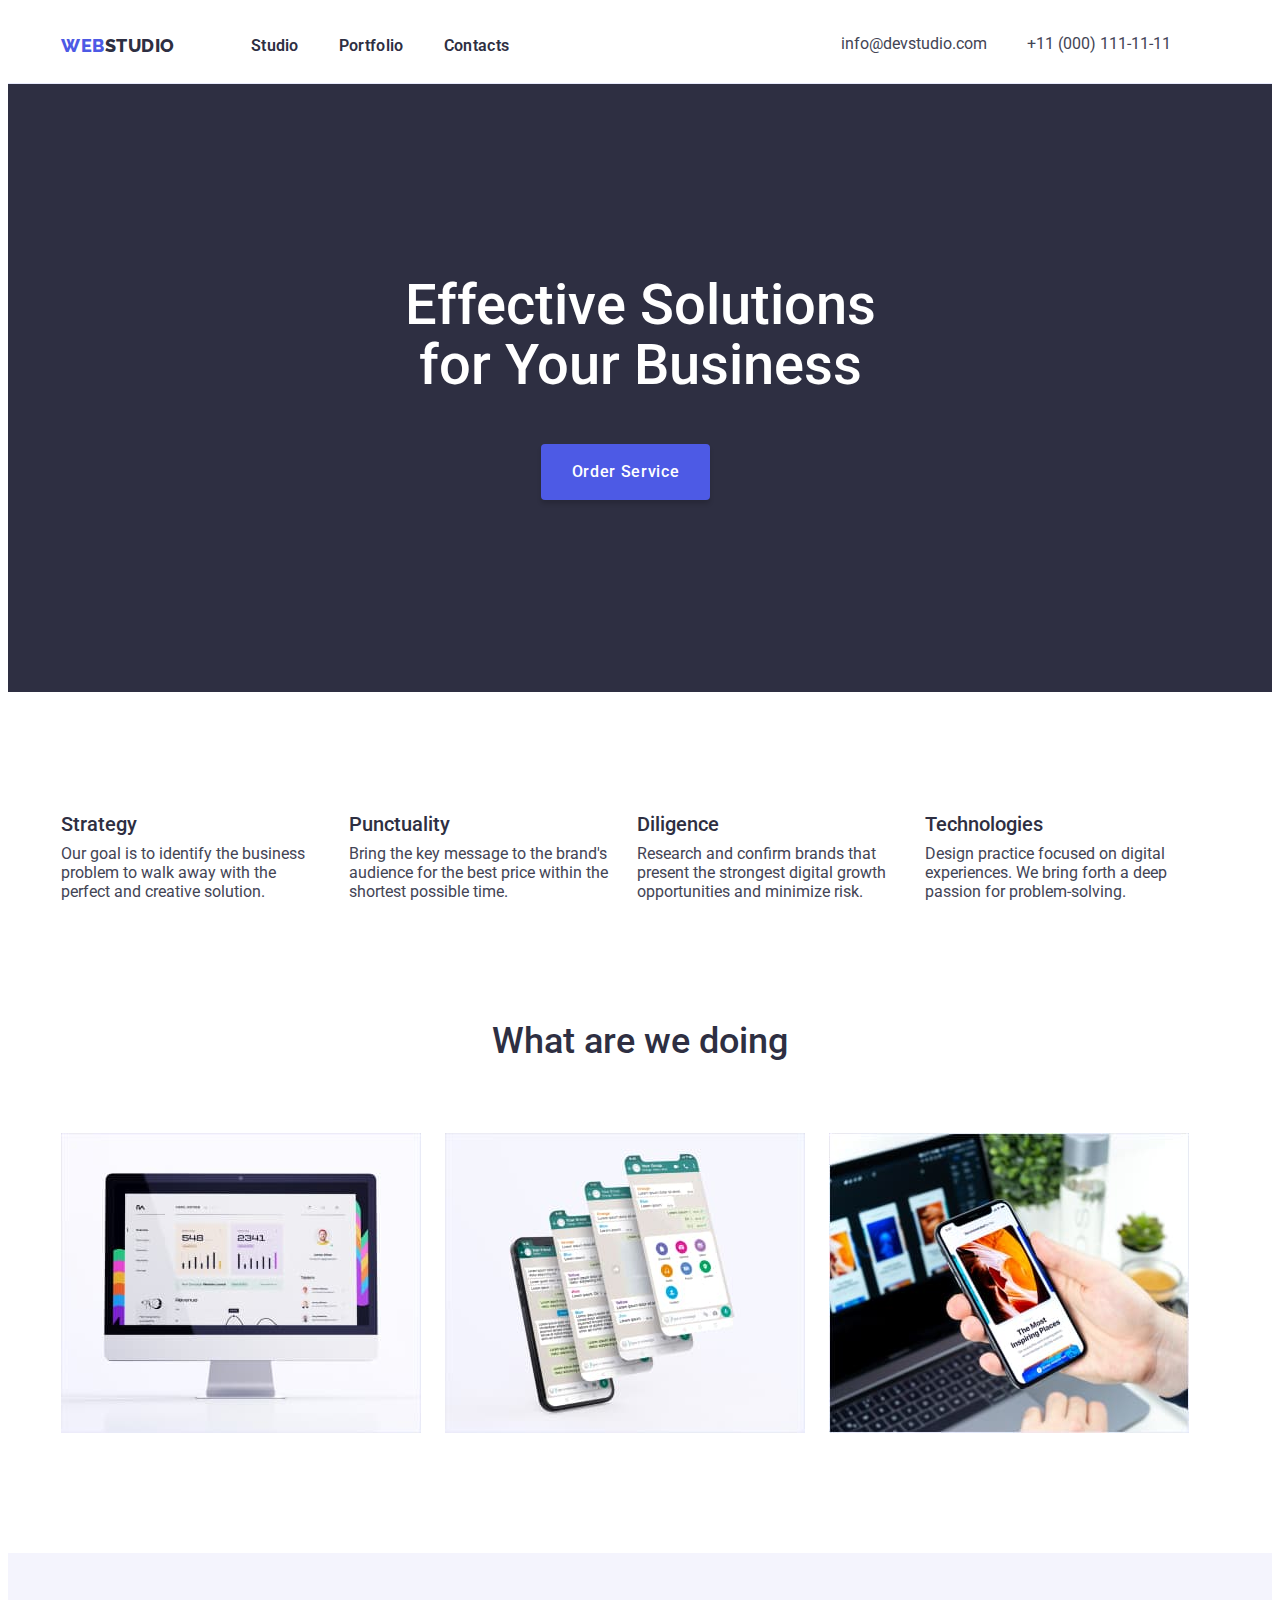
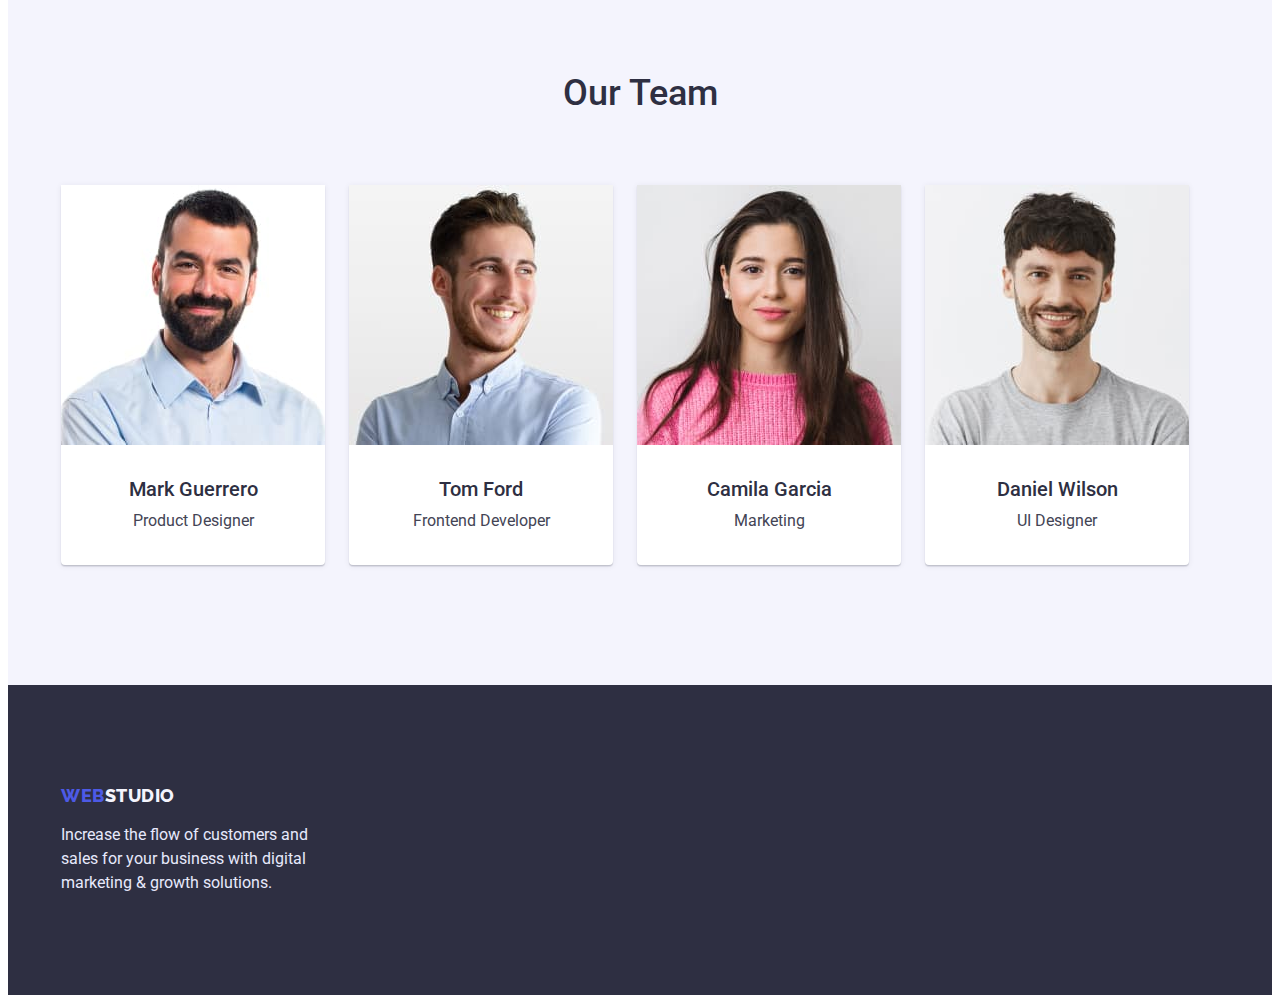
<file: index.html>
<!DOCTYPE html>
<html lang="en">
  <head>
    <meta charset="UTF-8" />
    <meta http-equiv="X-UA-Compatible" content="IE=edge" />
    <meta name="viewport" content="width=device-width, initial-scale=1.0" />
    <title>Main page</title>
    <link rel="preconnect" href="https://fonts.googleapis.com" />
    <link rel="preconnect" href="https://fonts.gstatic.com" crossorigin />
    <link
      href="https://fonts.googleapis.com/css2?family=Raleway:wght@800&family=Roboto:wght@400;500;700;900&display=swap"
      rel="stylesheet"
    />
    <link
      rel="stylesheet"
      href="https://cdnjs.cloudflare.com/ajax/libs/modern-normalize/1.1.0/modern-normalize.min.css"
      integrity="sha512-wpPYUAdjBVSE4KJnH1VR1HeZfpl1ub8YT/NKx4PuQ5NmX2tKuGu6U/JRp5y+Y8XG2tV+wKQpNHVUX03MfMFn9Q=="
      crossorigin="anonymous"
      referrerpolicy="no-referrer"
    />
    <link rel="stylesheet" href="./css/styles.css" />
  </head>
  <body>
    <header class="header">
      <div class="container">
        <nav class="header-nav">
          <a href="./index.html" class="header-logo"
            >Web<span class="header-logo-studio">Studio</span>
          </a>
          <ul class="header-nav-item list">
            <li class="header-nav-list">
              <a class="header-link" href="./index.html">Studio</a>
            </li>
            <li class="header-nav-list">
              <a class="header-link" href="./portfolio.html">Portfolio</a>
            </li>
            <li class="header-nav-list">
              <a class="header-link" href="">Contacts</a>
            </li>
          </ul>
        </nav>

        <ul class="header-contacts list">
          <li>
            <a class="header-contacts-email" href="mailto:info@devstudio.com"
              >info@devstudio.com</a
            >
          </li>
          <li>
            <a class="header-contacts-tel" href="tel:+11(000)1111111"
              >+11 (000) 111-11-11</a
            >
          </li>
        </ul>
      </div>
    </header>
    <main>
      <section class="hero section">
        <div class="container">
          <h1 class="hero-title">Effective Solutions for Your Business</h1>
          <button class="hero-btn" type="button">Order Service</button>
        </div>
      </section>
      <!--організація роботи-->
      <section class="about-work section">
        <div class="container">
          <ul class="list-work list">
            <li class="work-list-element">
              <h2 class="title-work">Strategy</h2>
              <p class="title-description">
                Our goal is to identify the business problem to walk away with
                the perfect and creative solution.
              </p>
            </li>
            <li class="work-list-element">
              <h2 class="title-work">Punctuality</h2>
              <p class="title-description">
                Bring the key message to the brand's audience for the best price
                within the shortest possible time.
              </p>
            </li>
            <li class="work-list-element">
              <h2 class="title-work">Diligence</h2>
              <p class="title-description">
                Research and confirm brands that present the strongest digital
                growth opportunities and minimize risk.
              </p>
            </li>
            <li class="work-list-element">
              <h2 class="title-work">Technologies</h2>
              <p class="title-description">
                Design practice focused on digital experiences. We bring forth a
                deep passion for problem-solving.
              </p>
            </li>
          </ul>
        </div>
      </section>
      <section class="screen-section">
        <div class="container">
          <h2 class="screen">What are we doing</h2>
          <ul class="list-screen list">
            <li>
              <img
                src="./img/phone-img-1.jpg"
                alt="laptop screen"
                width="360"
                height="300"
              />
            </li>
            <li>
              <img
                src="./img/phone-img-2.jpg"
                alt="smartphone screen"
                width="360"
                height="300"
              />
            </li>
            <li>
              <img
                src="./img/phone-img-3.jpg"
                alt="laptop and smartphone screens"
                width="360"
                height="300"
              />
            </li>
          </ul>
        </div>
      </section>
      <section class="team section">
        <div class="container">
          <h2 class="title-team">Our Team</h2>
          <ul class="team-list list">
            <li class="team-item">
              <img
                class="team-list"
                src="./img/team-partner-1.jpg"
                alt="Product Designer"
                width="264"
                height="260"
              />
              <div class="about-function">
                <h3 class="title-name">Mark Guerrero</h3>
                <p class="position-team">Product Designer</p>
              </div>
            </li>
            <li class="team-item">
              <img
                class="team-list"
                src="./img/team-partner-2.jpg"
                alt="Frontend Developer"
                width="264"
                height="260"
              />
              <div class="about-function">
                <h3 class="title-name">Tom Ford</h3>
                <p class="position-team">Frontend Developer</p>
              </div>
            </li>
            <li class="team-item">
              <img
                src="./img/team-partner-3.jpg"
                alt="Marketing"
                width="264"
                height="260"
              />
              <div class="about-function">
                <h3 class="title-name">Camila Garcia</h3>
                <p class="position-team">Marketing</p>
              </div>
            </li>
            <li class="team-item">
              <img
                src="./img/team-partner-4.jpg"
                alt="UI Designer"
                width="264"
                height="260"
              />
              <div class="about-function">
                <h3 class="title-name">Daniel Wilson</h3>
                <p class="position-team">UI Designer</p>
              </div>
            </li>
          </ul>
        </div>
      </section>
    </main>

    <footer class="footer">
      <div class="container">
        <a class="footer-logo" href="./index.html"
          >Web<span class="footer-logo-studio">Studio</span>
        </a>
        <p class="footer-text">
          Increase the flow of customers and sales for your business with
          digital marketing & growth solutions.
        </p>
      </div>
    </footer>
  </body>
</html>
</file>
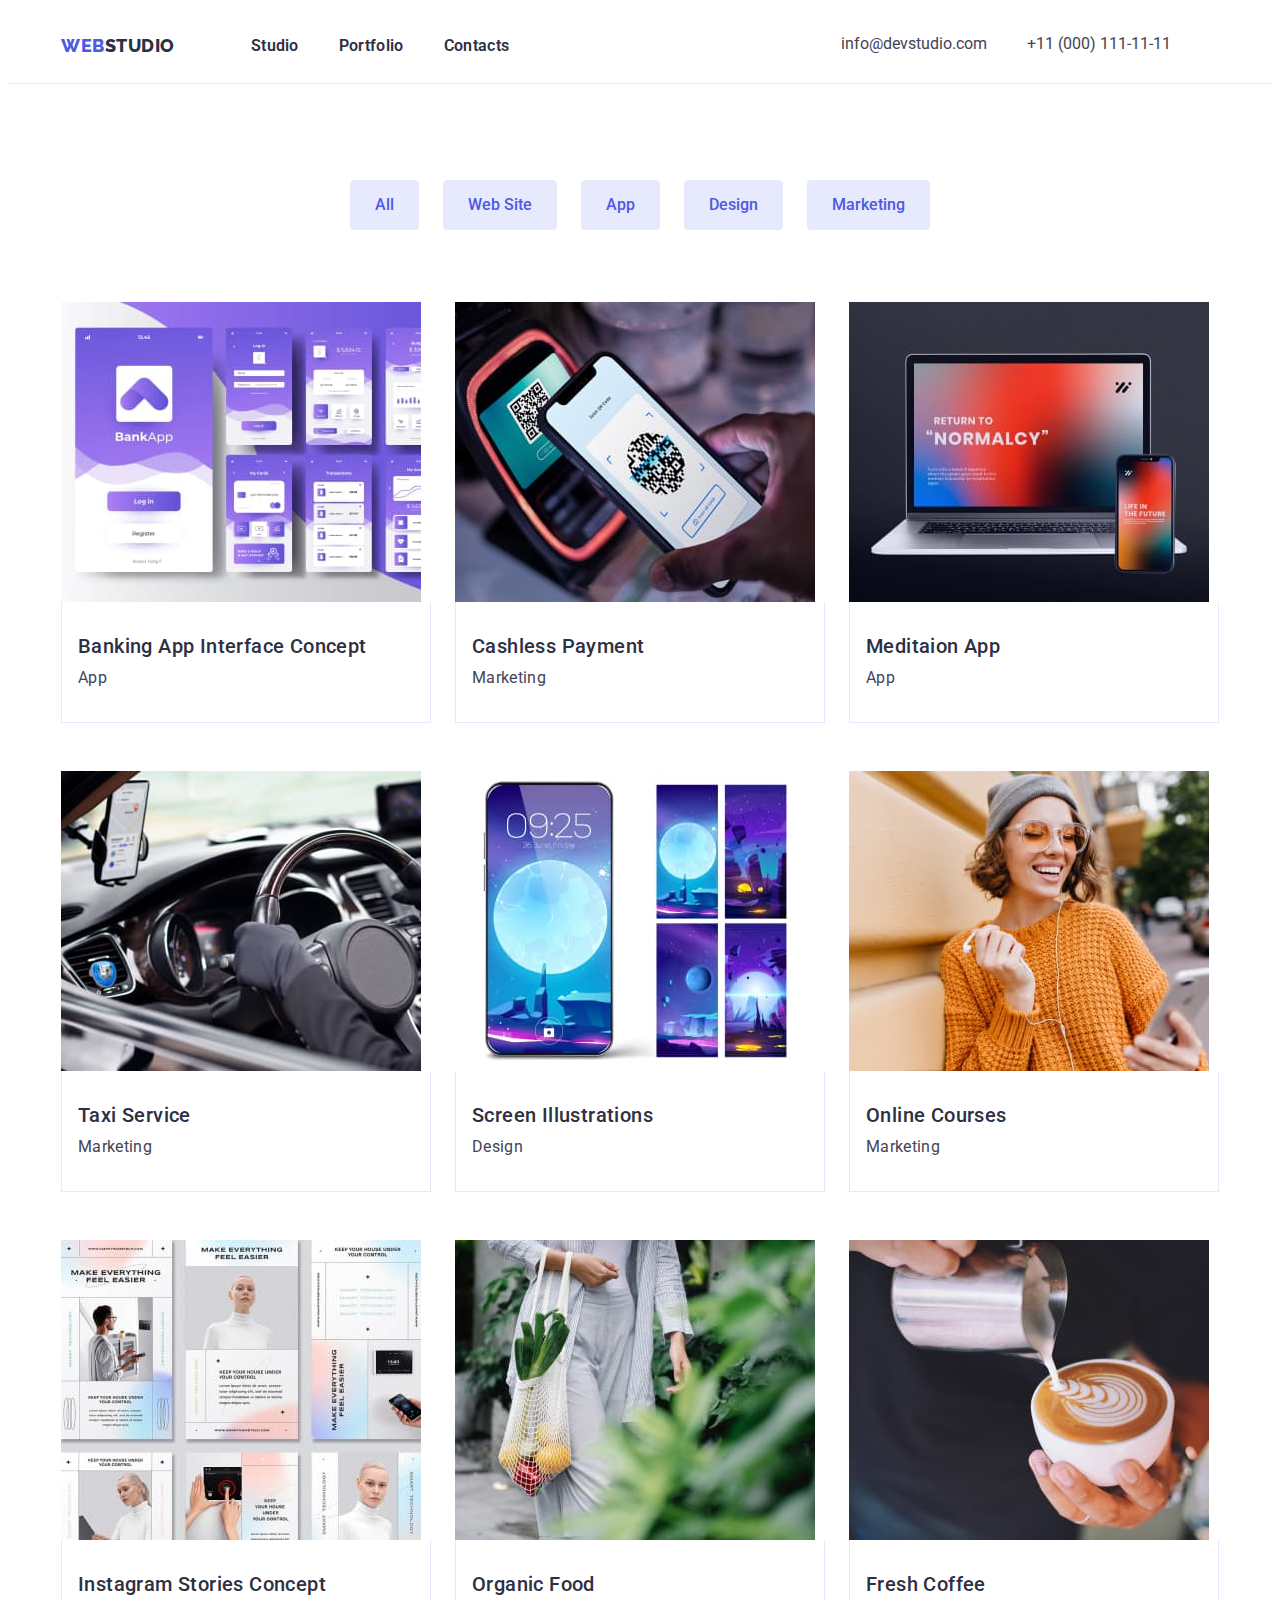
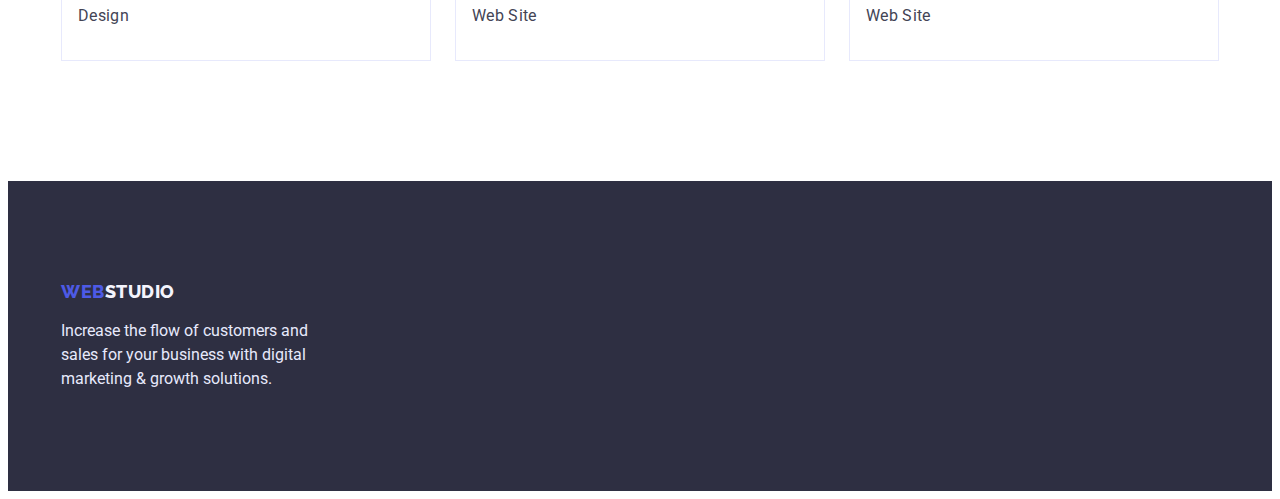
<file: portfolio.html>
<!DOCTYPE html>
<html lang="en">
  <head>
    <meta charset="UTF-8" />
    <meta http-equiv="X-UA-Compatible" content="IE=edge" />
    <meta name="viewport" content="width=device-width, initial-scale=1.0" />
    <title>Portfolio</title>
    <link rel="preconnect" href="https://fonts.googleapis.com" />
    <link rel="preconnect" href="https://fonts.gstatic.com" crossorigin />
    <link
      href="https://fonts.googleapis.com/css2?family=Raleway:wght@800&family=Roboto:wght@400;500;700;900&display=swap"
      rel="stylesheet"
    />
    <link
      rel="stylesheet"
      href="https://cdnjs.cloudflare.com/ajax/libs/modern-normalize/1.1.0/modern-normalize.min.css"
      integrity="sha512-wpPYUAdjBVSE4KJnH1VR1HeZfpl1ub8YT/NKx4PuQ5NmX2tKuGu6U/JRp5y+Y8XG2tV+wKQpNHVUX03MfMFn9Q=="
      crossorigin="anonymous"
      referrerpolicy="no-referrer"
    />
    <link rel="stylesheet" href="./css/styles.css" />
  </head>
  <body>
    <header class="header">
      <div class="container">
        <nav class="header-nav">
          <a href="./index.html" class="header-logo"
            >Web<span class="header-logo-studio">Studio</span></a
          >
          <ul class="header-nav-item list">
            <li class="header-nav-list">
              <a class="header-link" href="./index.html">Studio</a>
            </li>
            <li class="header-nav-list">
              <a class="header-link" href="./portfolio.html">Portfolio</a>
            </li>
            <li class="header-nav-list">
              <a class="header-link" href="">Contacts</a>
            </li>
          </ul>
        </nav>

        <ul class="header-contacts list">
          <li>
            <a class="header-contacts-tel" href="mailto:info@devstudio.com"
              >info@devstudio.com</a
            >
          </li>
          <li>
            <a class="header-contacts-email" href="tel:+11(000)1111111"
              >+11 (000) 111-11-11</a
            >
          </li>
        </ul>
      </div>
    </header>

    <main>
      <section class="section-portfolio">
        <div class="container">
          <h1 class="visually-hidden">Gallery portfolio</h1>
          <ul class="list-btn list">
            <li><button class="portfolio-btn" type="button">All</button></li>
            <li>
              <button class="portfolio-btn" type="button">Web Site</button>
            </li>
            <li><button class="portfolio-btn" type="button">App</button></li>
            <li><button class="portfolio-btn" type="button">Design</button></li>
            <li>
              <button class="portfolio-btn" type="button">Marketing</button>
            </li>
          </ul>

          <ul class="set-img list">
            <li class="set-list">
              <img
                src="./img/img-1.jpg"
                alt="foto-1"
                width="360"
                height="300"
              />
              <div class="card-border">
                <h2 class="title-element">Banking App Interface Concept</h2>
                <p class="function">App</p>
              </div>
            </li>
            <li class="set-list">
              <img
                src="./img/img-2.jpg"
                alt="foto-2"
                width="360"
                height="300"
              />
              <div class="card-border">
                <h2 class="title-element">Cashless Payment</h2>
                <p class="function">Marketing</p>
              </div>
            </li>
            <li class="set-list">
              <img
                src="./img/img-3.jpg"
                alt="foto-3"
                width="360"
                height="300"
              />
              <div class="card-border">
                <h2 class="title-element">Meditaion App</h2>
                <p class="function">App</p>
              </div>
            </li>
            <li class="set-list">
              <img
                src="./img/img-4.jpg"
                alt="foto-4"
                width="360"
                height="300"
              />
              <div class="card-border">
                <h2 class="title-element">Taxi Service</h2>
                <p class="function">Marketing</p>
              </div>
            </li>
            <li class="set-list">
              <img
                src="./img/img-5.jpg"
                alt="foto-5"
                width="360"
                height="300"
              />
              <div class="card-border">
                <h2 class="title-element">Screen Illustrations</h2>
                <p class="function">Design</p>
              </div>
            </li>
            <li class="set-list">
              <img
                src="./img/img-6.jpg"
                alt="foto-6"
                width="360"
                height="300"
              />
              <div class="card-border">
                <h2 class="title-element">Online Courses</h2>
                <p class="function">Marketing</p>
              </div>
            </li>
            <li class="set-list">
              <img
                src="./img/img-7.jpg"
                alt="foto-7"
                width="360"
                height="300"
              />
              <div class="card-border">
                <h2 class="title-element">Instagram Stories Concept</h2>
                <p class="function">Design</p>
              </div>
            </li>
            <li class="set-list">
              <img
                src="./img/img-8.jpg"
                alt="foto-8"
                width="360"
                height="300"
              />
              <div class="card-border">
                <h2 class="title-element">Organic Food</h2>
                <p class="function">Web Site</p>
              </div>
            </li>
            <li class="set-list">
              <img
                src="./img/img-9.jpg"
                alt="foto-9"
                width="360"
                height="300"
              />
              <div class="card-border">
                <h2 class="title-element">Fresh Coffee</h2>
                <p class="function">Web Site</p>
              </div>
            </li>
          </ul>
        </div>
      </section>
    </main>
    <footer class="footer">
      <div class="container">
        <a class="footer-logo" href="./index.html"
          >Web<span class="footer-logo-studio">Studio</span></a
        >
        <p class="footer-text">
          Increase the flow of customers and sales for your business with
          digital marketing & growth solutions.
        </p>
      </div>
    </footer>
  </body>
</html>
</file>
<file: css/styles.css>
:root {
  --background-color: #e5e5e5;
  --background-color-btn: #e7e9fc;
  --color-creamy: #f4f4fd;
  --color-white: #ffffff;
  --color-header: #e7e9fc;
  --dark-blue: #4d5ae5;
  --color-ocean: #404bbf;
  --general-font: #2e2f42;
  --color-slate: #434455;
}

body {
  font-family: "Roboto", sans-serif;
  color: var(--general-font);
  background-color: var(--color-white);
}

p,
h1,
h2,
h3 {
  margin: 0;
}

ul {
  list-style: none;
  margin: 0;
  padding: 0;
}

img {
  display: block;
  max-width: 100%;
  height: auto;
}

.container {
  width: 1158px;
  margin: 0 auto;
  padding-right: 15px;
  padding-left: 15px;
}

.header {
  display: flex;
  padding-top: 24px;
  padding-bottom: 24px;
  border-bottom: 1px solid var(--color-header);
}

header > .container {
  display: flex;
}

.header-nav {
  font-weight: 700;
  font-size: 16px;
  line-height: 1.5;
  color: var(--general-font);
  text-decoration: none;
  display: flex;
  align-items: center;
  flex: wrap;
  margin-right: 332px;
}

.header-logo {
  text-transform: uppercase;
  font-family: "Raleway", sans-serif;
  font-weight: 800;
  font-size: 18px;
  color: var(--dark-blue);
  text-decoration: none;
  letter-spacing: 0.03em;
}

.header-logo-studio {
  font-family: "Raleway", sans-serif;
  font-weight: 800;
  font-size: 18px;
  line-height: 1.16;
  color: var(--general-font);
  margin-right: 76px;
}

.header-nav-list {
  font-weight: 700;
  font-size: 16px;
  line-height: 1.5;
  color: var(--general-font);
  letter-spacing: 0.02em;
}

.header-nav-item {
  display: flex;
  flex: wrap;
  gap: 40px;
}

.header-link {
  font-weight: 600;
  font-size: 16px;
  line-height: calc(24 / 16);
  color: var(--general-font);
  text-decoration: none;
}

.header-link:focus,
.header-link:hover {
  color: var(--color-ocean);
}

.header-contacts {
  display: flex;
}

.header-contacts {
  line-height: calc(24 / 16);
  text-decoration: none;
  color: var(--color-slate);
  display: flex;
  flex: wrap;
  gap: 40px;
}

.header-contacts-email {
  line-height: calc(24 / 16);
  color: var(--color-slate);
  text-decoration: none;
  display: flex;
}

.header-contacts-tel {
  color: var(--color-slate);
  text-decoration: none;
  line-height: calc(24 / 16);
}

.header-contacts-tel:hover,
.header-contacts-email:hover,
.header-contacts-tel:focus,
.header-contacts-email:focus {
  color: var(--color-ocean);
}

.section-portfolio {
  padding-top: 96px;
  padding-bottom: 120px;
}

.list-btn {
  margin-bottom: 72px;
  display: flex;
  justify-content: center;
  gap: 24px;
}

.portfolio-btn {
  font-family: "Roboto", sans-serif;
  font-weight: 500;
  font-size: 16px;
  line-height: calc(24 / 16);
  background-color: var(--background-color-btn);
  color: var(--dark-blue);
  text-align: center;
  border: none;
  cursor: pointer;
  padding: 12px 24px;
  border-radius: 4px;
  border: 1px solid var(--color-header);
}

.portfolio-btn:hover,
.portfolio-btn:focus {
  background-color: var(--color-ocean);
  color: var(--color-white);
  border: none;
}

.set-img {
  margin-top: 72px;
  display: flex;
  flex-wrap: wrap;
  row-gap: 48px;
  column-gap: 24px;
}

.set-list {
  flex-basis: calc((100% - 48px) / 3);
}

.card-border {
  padding: 32px 16px;
  border: 1px solid var(--color-header);
  border-top: none;
}

.hero {
  background-color: var(--general-font);
  padding-top: 192px;
  padding-bottom: 192px;
}

.hero-title {
  color: var(--color-white);
  font-weight: 500;
  font-size: 56px;
  line-height: 1.07;
  text-align: center;
  max-width: 494px;
  margin: 0 auto;
}

.hero-btn {
  font-family: "Roboto", sans-serif;
  font-weight: 500;
  font-size: 16px;
  align-items: center;
  letter-spacing: 0.04em;
  color: var(--color-white);
  background-color: var(--dark-blue);
  cursor: pointer;
  display: inline-block;
  width: 169px;
  height: 56px;
  padding: 16px, 32px, 16px, 32px;
  border-radius: 4px;
  margin-top: 48px;
  margin-right: 480px;
  margin-left: 480px;
  box-shadow: 0px 4px 4px rgba(0, 0, 0, 0.15);
  border: none;
}

.hero-btn:hover,
.hero-btn:focus {
  background-color: var(--color-ocean);
}

.list {
  list-style: none;
}

.about-work {
  padding-top: 120px;
}

.list-work {
  display: flex;
  gap: 24px;
}

.work-list-element {
  width: 264px;
}

.title-element {
  font-weight: 500;
  font-size: 20px;
  line-height: calc(24 / 20);
  letter-spacing: 0.02em;
  color: var(--general-font);
  margin-bottom: 8px;
}

.function {
  font-weight: 400;
  font-size: 16px;
  line-height: calc(24 / 16);
  letter-spacing: 0.02em;
  color: var(--color-slate);
}

.visually-hidden {
  position: absolute;
  white-space: nowrap;
  width: 1px;
  height: 1px;
  overflow: hidden;
  border: 0;
  padding: 0;
  clip: 0 0 0 0;
  clip-path-inset: 50%;
  margin: -1px;
}

.list-work {
  line-height: calc(24 / 16);
  color: var(--general-font);
}

.title-work {
  font-weight: 500;
  font-size: 20px;
  line-height: calc(24 / 20);
  color: var(--general-font);
  margin-bottom: 8px;
}

.title-description {
  font-style: 500;
  font-size: 16px;
  line-height: calc(24 / 20);
  color: var(--color-slate);
}

.screen-section {
  padding-top: 120px;
  padding-bottom: 120px;
}

.screen {
  text-align: center;
  font-weight: 500;
  font-size: 36px;
  line-height: calc(40 / 36);
  color: var(--general-font);
  margin-bottom: 72px;
}

.list-screen {
  display: flex;
  gap: 24px;
}

.team {
  background-color: var(--color-creamy);
  padding-top: 120px;
  padding-bottom: 120px;
}

.team-list {
  display: flex;
  gap: 24px;
}

.team-item {
  background-color: var(--color-white);
  box-shadow: 0px 1px 6px rgba(46, 47, 66, 0.08),
    0px 1px 1px rgba(46, 47, 66, 0.16), 0px 2px 1px rgba(46, 47, 66, 0.08);
  border-radius: 0px 0px 4px 4px;
}

.title-team {
  font-weight: 500;
  font-size: 36px;
  line-height: calc(40 / 36);
  text-align: center;
  margin-bottom: 72px;
}

.title-name {
  font-weight: 500;
  font-size: 20px;
  line-height: calc(24 / 20);
  color: var(--general-font);
  text-align: center;
}

.position-team {
  line-height: calc(24 / 16);
  color: var(--color-slate);
  text-align: center;
  margin-top: 8px;
}

.about-function {
  padding-top: 32px;
  padding-bottom: 32px;
}

.footer {
  background-color: var(--general-font);
  padding-top: 100px;
  padding-bottom: 100px;
}

.footer-logo {
  display: block;
  margin-bottom: 16px;
  text-transform: uppercase;
  font-family: "Raleway", sans-serif;
  font-weight: 800;
  font-size: 18px;
  line-height: calc(21 / 18);
  letter-spacing: 0.03em;
  color: var(--dark-blue);
  text-decoration: none;
}

.footer-logo-studio {
  font-family: "Raleway", sans-serif;
  font-weight: 800;
  font-size: 18px;
  line-height: 1.16em;
  color: var(--color-creamy);
}

.footer-text {
  color: var(--background-color-btn);
  font-weight: 400;
  font-size: 16px;
  line-height: calc(24 / 16);
  display: inline-block;
  width: 264px;
}
</file>
